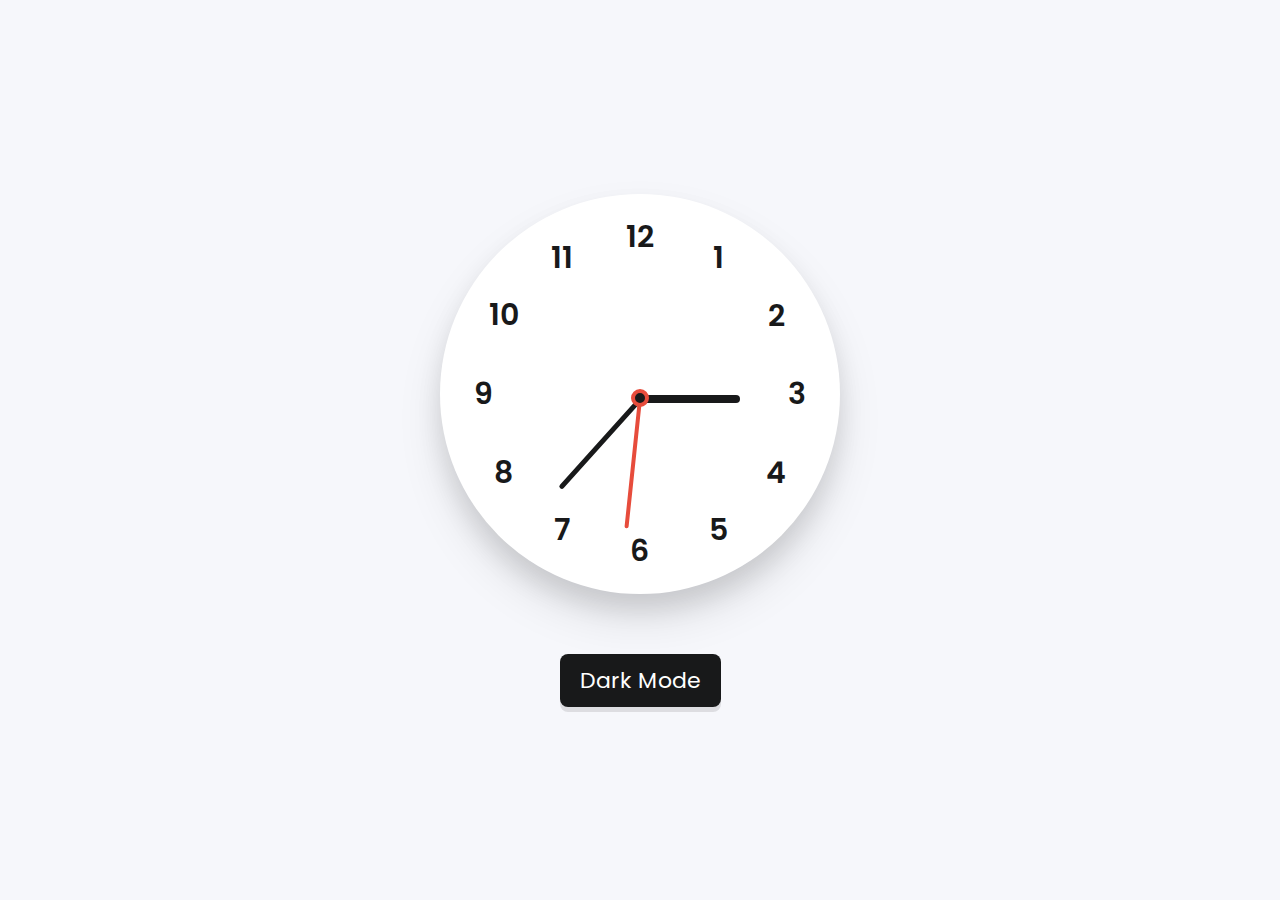
<file: index.html>
<!DOCTYPE html>
<html lang="en">
<head>
    <meta charset="UTF-8">
    <meta http-equiv="X-UA-Compatible" content="IE=edge">
    <meta name="viewport" content="width=device-width, initial-scale=1.0">
    <title>Analog Clock</title>
    <link rel="stylesheet" href="style.css">
    <script src="script.js" defer></script>
</head>
<body>
    <div class="container">
        <div class="clock">
            <label style="--i: 1"><span>1</span></label>
            <label style="--i: 2"><span>2</span></label>
            <label style="--i: 3"><span>3</span></label>
            <label style="--i: 4"><span>4</span></label>
            <label style="--i: 5"><span>5</span></label>
            <label style="--i: 6"><span>6</span></label>
            <label style="--i: 7"><span>7</span></label>
            <label style="--i: 8"><span>8</span></label>
            <label style="--i: 9"><span>9</span></label>
            <label style="--i: 10"><span>10</span></label>
            <label style="--i: 11"><span>11</span></label>
            <label style="--i: 12"><span>12</span></label>

            <div class="indicator">
                <span class="hand hour"></span>
                <span class="hand minute"></span>
                <span class="hand second"></span>
            </div>
        </div>
        <div class="mode-switch">Dark Mode</div>
    </div>
</body>
</html>
</file>
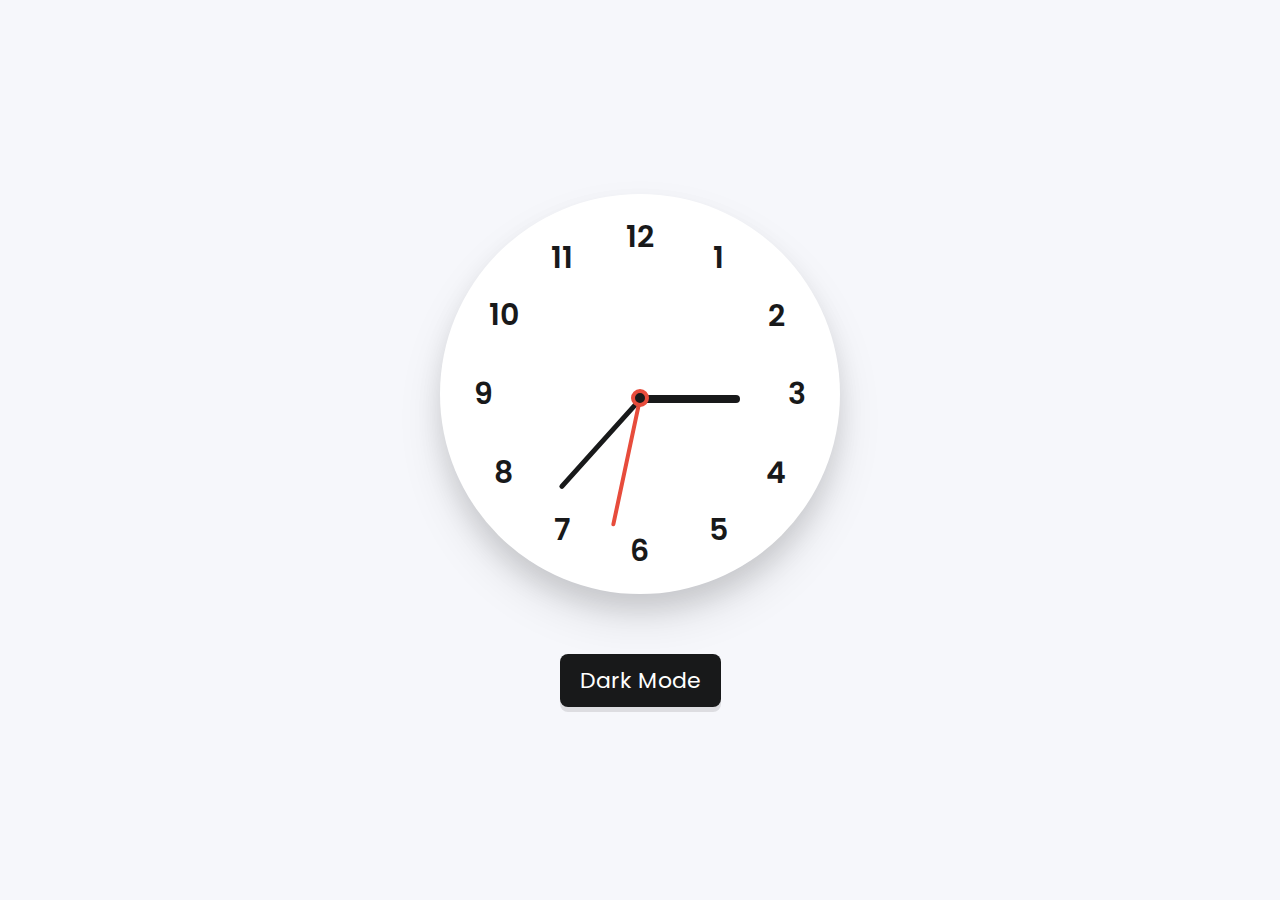
<file: indix.html>
<!DOCTYPE html>
<html lang="en">
<head>
    <meta charset="UTF-8">
    <meta http-equiv="X-UA-Compatible" content="IE=edge">
    <meta name="viewport" content="width=device-width, initial-scale=1.0">
    <title>Analog Clock</title>
    <link rel="stylesheet" href="style.css">
    <script src="script.js" defer></script>
</head>
<body>
    <div class="container">
        <div class="clock">
            <label style="--i: 1"><span>1</span></label>
            <label style="--i: 2"><span>2</span></label>
            <label style="--i: 3"><span>3</span></label>
            <label style="--i: 4"><span>4</span></label>
            <label style="--i: 5"><span>5</span></label>
            <label style="--i: 6"><span>6</span></label>
            <label style="--i: 7"><span>7</span></label>
            <label style="--i: 8"><span>8</span></label>
            <label style="--i: 9"><span>9</span></label>
            <label style="--i: 10"><span>10</span></label>
            <label style="--i: 11"><span>11</span></label>
            <label style="--i: 12"><span>12</span></label>

            <div class="indicator">
                <span class="hand hour"></span>
                <span class="hand minute"></span>
                <span class="hand second"></span>
            </div>
        </div>
        <div class="mode-switch">Dark Mode</div>
    </div>
</body>
</html>
</file>
<file: style.css>
@import url("https://fonts.googleapis.com/css2?family=Poppins:wght@200,300,400,500,600,700&display=swap");
* {
    margin: 0;
    padding: 0;
    box-sizing: border-box;
    font-family: "Poppins", sans-serif;
}
:root {
    --primary-color: #f6f7fb;
    --white-color: #fff;
    --black-color: #18191a;
    --red-color: #e74c3c;
}
body {
    display: flex;
    min-height: 100vh;
    align-items: center;
    justify-content: center;
    background: var(--primary-color);
}
body.dark {
    --primary-color: #242526;
    --white-color: #18191a;
    --black-color: #fff;
    --red-color: #e74c3c;
}
.container {
    display: flex;
    flex-direction: column;
    align-items: center;
    gap: 60px;
}
.container .clock {
    display: flex;
    height: 400px;
    width: 400px;
    border-radius: 50%;
    align-items: center;
    justify-content: center;
    background: var(--white-color);
    box-shadow: 0 15px 25px rgba(0, 0, 0, 0.1),
    0 25px 45px rgba(0, 0, 0, 0.1);
    position: relative;
}
.clock label {
    position: absolute;
    inset: 20px;

    text-align: center;
    transform: rotate(calc(var(--i) * (360deg / 12)));
}
.clock label span {
    display: inline-block;
    font-size: 30px;
    font-weight: 600;
    color: var(--black-color);
    transform: rotate(calc(var(--i) * (-360deg / 12)));

}
.container .indicator {
    position: absolute;
    height: 10px;
    width: 10px;
    display: flex;
    justify-content: center;
}
.indicator::before {
    content: "";
    z-index: 100;
    position: absolute;
    height: 100%;
    width: 100%;
    border-radius: 50%;
    background: var(--black-color);
    border: 4px solid var(--red-color);

}
.indicator .hand {
    position: absolute;
    height: 130px;
    width: 4px;
    bottom: 0;
    border-radius: 25px;
    transform-origin: bottom;
    background: var(--red-color);
}
.hand.minute {
    height: 120px;
    width: 5px;
    background: var(--black-color);
}
.hand.hour {
    height: 100px;
    width: 8px;
    background: var(--black-color);
}
.mode-switch {
    padding: 10px 20px;
    border-radius: 8px;
    font-size: 22px;
    font-weight: 400;
    display: inline-block;
    color: var(--white-color);
    background: var(--black-color);
    box-shadow: 0 5px rgba(0, 0, 0, 0.1);
    cursor: pointer;
}
</file>
